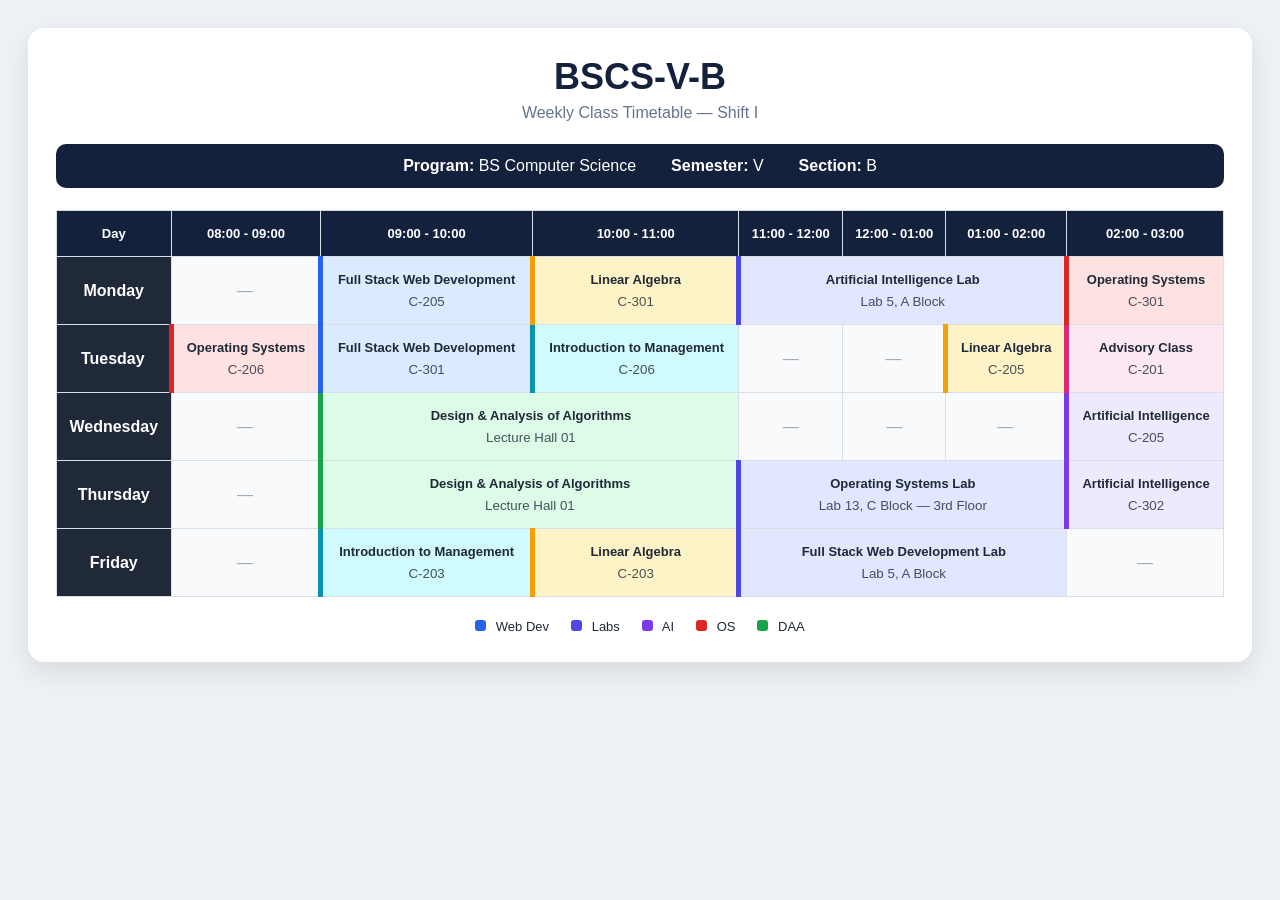
<file: FSWD_Lab_2_Warda_Aslam_Final/FSWD_Lab_2_Warda_Aslam_Final/Task-1-Timetable/index.html>
<!DOCTYPE html>
<html lang="en">
<head>
  <meta charset="UTF-8">
  <meta name="viewport" content="width=device-width, initial-scale=1.0">
  <title>BSCS-V-B Timetable</title>
  <link rel="stylesheet" href="style.css">
</head>
<body>
  <div class="container">
    <header>
      <h1>BSCS-V-B</h1>
      <p>Weekly Class Timetable — Shift I</p>
    </header>

    <div class="info-bar">
      <span><b>Program:</b> BS Computer Science</span>
      <span><b>Semester:</b> V</span>
      <span><b>Section:</b> B</span>
    </div>

    <div class="table-wrap">
      <table>
        <thead>
          <tr>
            <th>Day</th>
            <th>08:00 - 09:00</th>
            <th>09:00 - 10:00</th>
            <th>10:00 - 11:00</th>
            <th>11:00 - 12:00</th>
            <th>12:00 - 01:00</th>
            <th>01:00 - 02:00</th>
            <th>02:00 - 03:00</th>
          </tr>
        </thead>
        <tbody>
          <tr>
            <th class="day">Monday</th>
            <td class="empty">—</td>
            <td class="web"><b>Full Stack Web Development</b><small>C-205</small></td>
            <td class="math"><b>Linear Algebra</b><small>C-301</small></td>
            <td colspan="3" class="lab"><b>Artificial Intelligence Lab</b><small>Lab 5, A Block</small></td>
            <td class="os"><b>Operating Systems</b><small>C-301</small></td>
          </tr>
          <tr>
            <th class="day">Tuesday</th>
            <td class="os"><b>Operating Systems</b><small>C-206</small></td>
            <td class="web"><b>Full Stack Web Development</b><small>C-301</small></td>
            <td class="management"><b>Introduction to Management</b><small>C-206</small></td>
            <td class="empty">—</td>
            <td class="empty">—</td>
            <td class="math"><b>Linear Algebra</b><small>C-205</small></td>
            <td class="advisory"><b>Advisory Class</b><small>C-201</small></td>
          </tr>
          <tr>
            <th class="day">Wednesday</th>
            <td class="empty">—</td>
            <td colspan="2" class="daa"><b>Design & Analysis of Algorithms</b><small>Lecture Hall 01</small></td>
            <td class="empty">—</td>
            <td class="empty">—</td>
            <td class="empty">—</td>
            <td class="ai"><b>Artificial Intelligence</b><small>C-205</small></td>
          </tr>
          <tr>
            <th class="day">Thursday</th>
            <td class="empty">—</td>
            <td colspan="2" class="daa"><b>Design & Analysis of Algorithms</b><small>Lecture Hall 01</small></td>
            <td colspan="3" class="lab"><b>Operating Systems Lab</b><small>Lab 13, C Block — 3rd Floor</small></td>
            <td class="ai"><b>Artificial Intelligence</b><small>C-302</small></td>
          </tr>
          <tr>
            <th class="day">Friday</th>
            <td class="empty">—</td>
            <td class="management"><b>Introduction to Management</b><small>C-203</small></td>
            <td class="math"><b>Linear Algebra</b><small>C-203</small></td>
            <td colspan="3" class="lab"><b>Full Stack Web Development Lab</b><small>Lab 5, A Block</small></td>
            <td class="empty">—</td>
          </tr>
        </tbody>
      </table>
    </div>

    <div class="legend">
      <span><i class="dot web-dot"></i> Web Dev</span>
      <span><i class="dot lab-dot"></i> Labs</span>
      <span><i class="dot ai-dot"></i> AI</span>
      <span><i class="dot os-dot"></i> OS</span>
      <span><i class="dot daa-dot"></i> DAA</span>
    </div>
  </div>
</body>
</html>
</file>
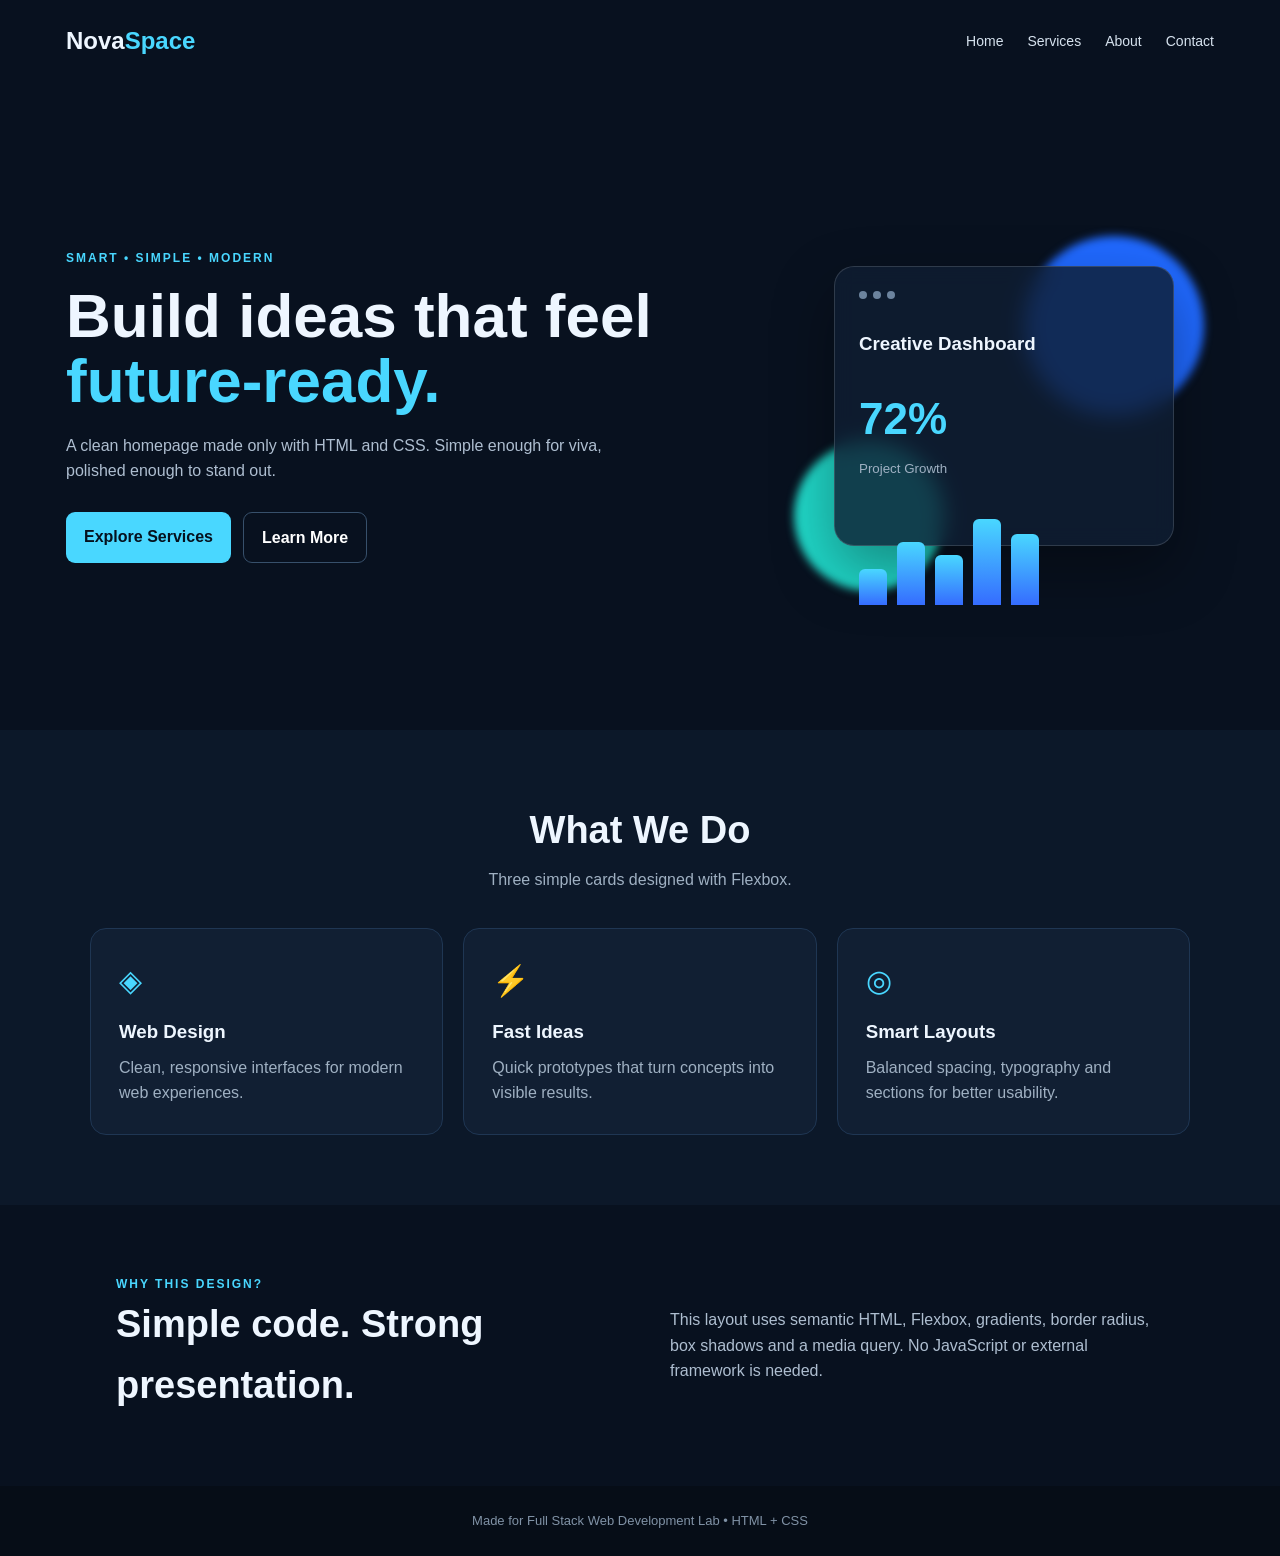
<file: FSWD_Lab_2_Warda_Aslam_Final/FSWD_Lab_2_Warda_Aslam_Final/Task-2-Homepage/index.html>
<!DOCTYPE html>
<html lang="en">
<head>
  <meta charset="UTF-8">
  <meta name="viewport" content="width=device-width, initial-scale=1.0">
  <title>NovaSpace Home</title>
  <link rel="stylesheet" href="style.css">
</head>
<body>
  <nav>
    <div class="logo">Nova<span>Space</span></div>
    <ul>
      <li><a href="#home">Home</a></li>
      <li><a href="#services">Services</a></li>
      <li><a href="#about">About</a></li>
      <li><a href="#contact">Contact</a></li>
    </ul>
  </nav>

  <section class="hero" id="home">
    <div class="hero-text">
      <p class="tag">SMART • SIMPLE • MODERN</p>
      <h1>Build ideas that feel <span>future-ready.</span></h1>
      <p class="intro">A clean homepage made only with HTML and CSS. Simple enough for viva, polished enough to stand out.</p>
      <div class="buttons">
        <a class="btn primary" href="#services">Explore Services</a>
        <a class="btn secondary" href="#about">Learn More</a>
      </div>
    </div>

    <div class="visual">
      <div class="orb orb-one"></div>
      <div class="orb orb-two"></div>
      <div class="glass-card">
        <div class="mini-top"><span></span><span></span><span></span></div>
        <h3>Creative Dashboard</h3>
        <div class="metric"><b>72%</b><small>Project Growth</small></div>
        <div class="bars">
          <i style="height:35%"></i><i style="height:60%"></i><i style="height:48%"></i><i style="height:82%"></i><i style="height:68%"></i>
        </div>
      </div>
    </div>
  </section>

  <section class="services" id="services">
    <h2>What We Do</h2>
    <p class="section-text">Three simple cards designed with Flexbox.</p>
    <div class="cards">
      <article><div class="icon">◈</div><h3>Web Design</h3><p>Clean, responsive interfaces for modern web experiences.</p></article>
      <article><div class="icon">⚡</div><h3>Fast Ideas</h3><p>Quick prototypes that turn concepts into visible results.</p></article>
      <article><div class="icon">◎</div><h3>Smart Layouts</h3><p>Balanced spacing, typography and sections for better usability.</p></article>
    </div>
  </section>

  <section class="about" id="about">
    <div><p class="tag">WHY THIS DESIGN?</p><h2>Simple code. Strong presentation.</h2></div>
    <p>This layout uses semantic HTML, Flexbox, gradients, border radius, box shadows and a media query. No JavaScript or external framework is needed.</p>
  </section>

  <footer id="contact">Made for Full Stack Web Development Lab • HTML + CSS</footer>
</body>
</html>
</file>
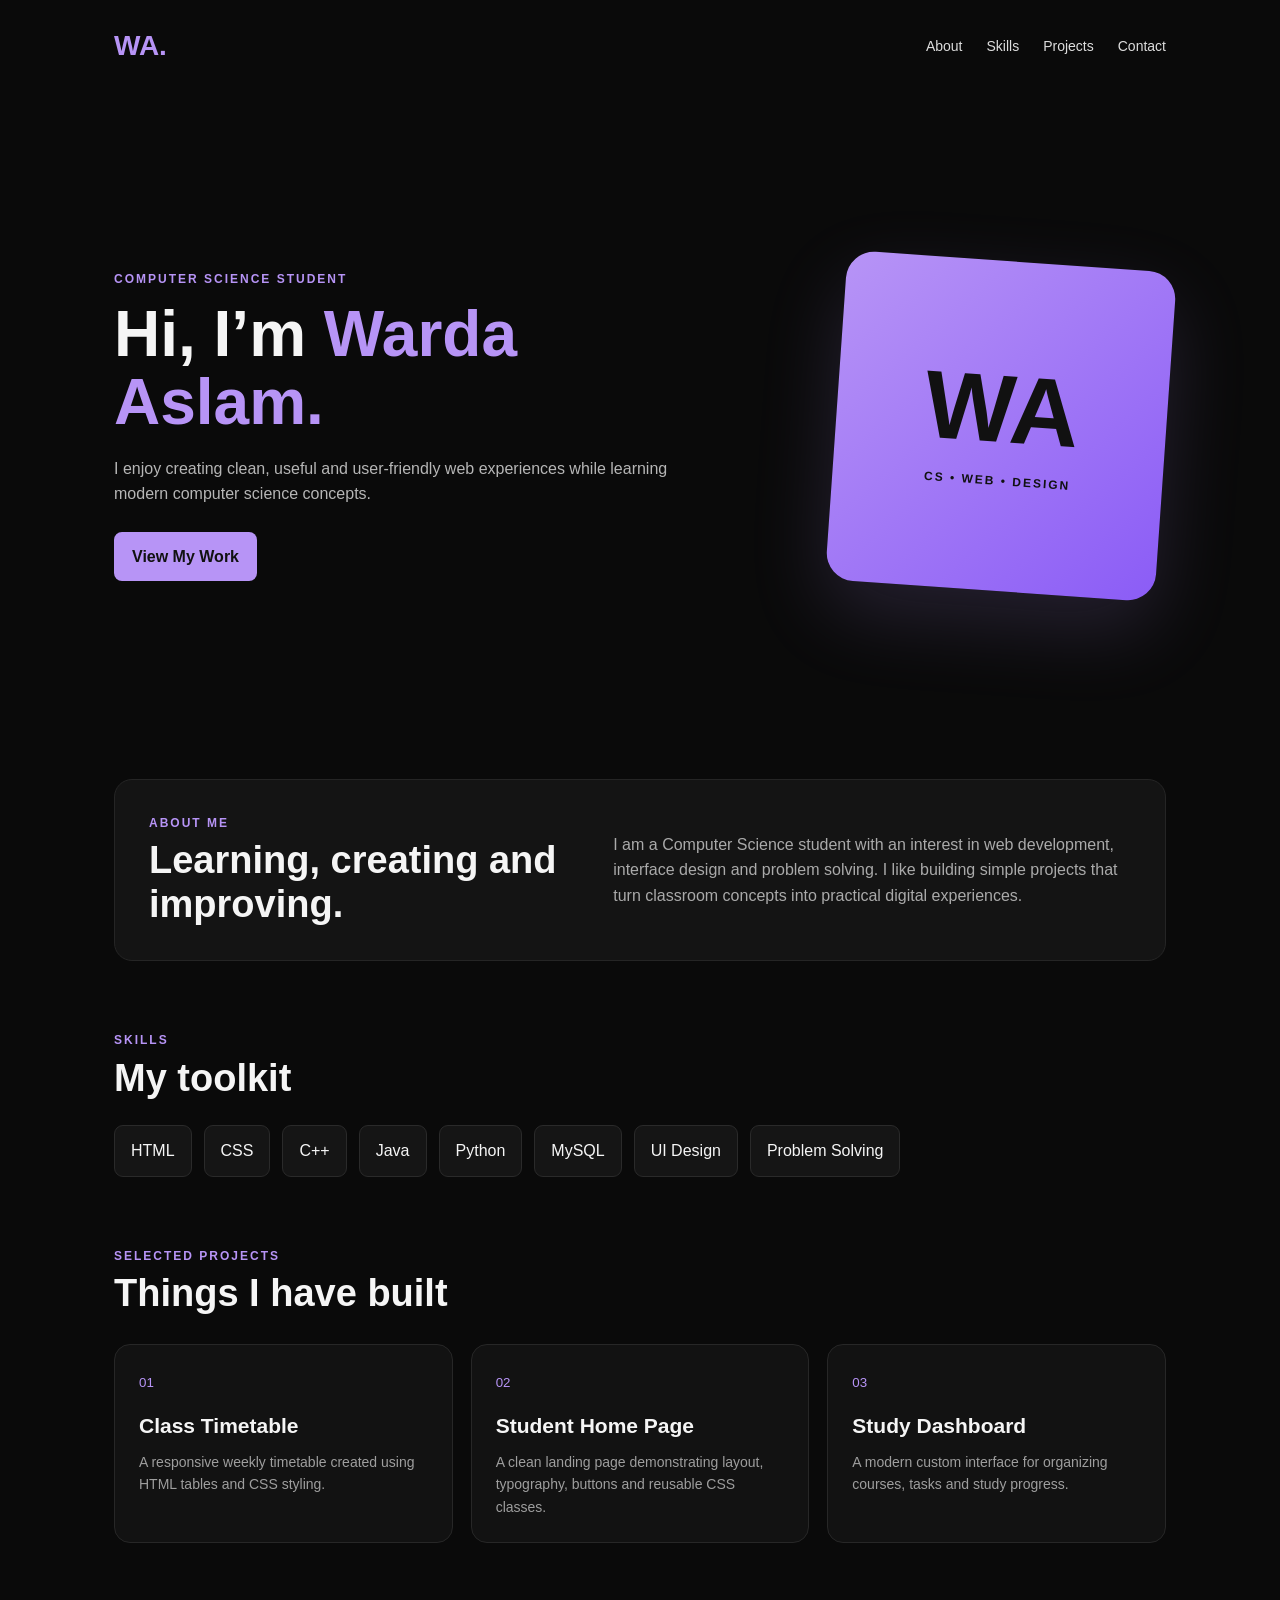
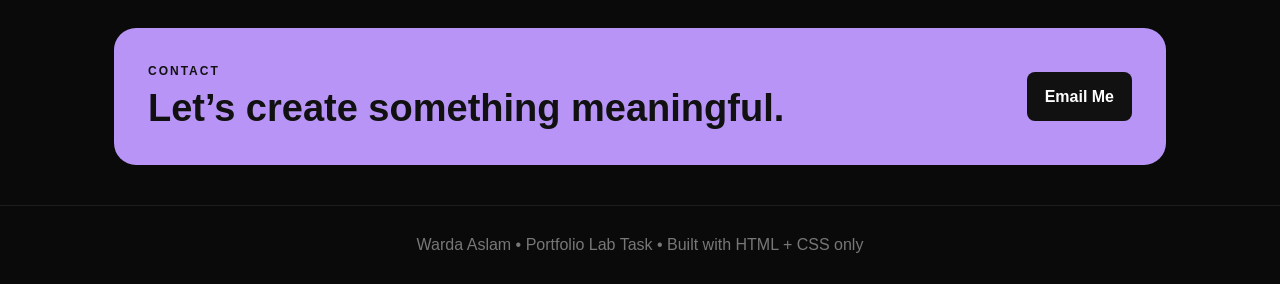
<file: FSWD_Lab_2_Warda_Aslam_Final/FSWD_Lab_2_Warda_Aslam_Final/Task-3-Portfolio/index.html>
<!DOCTYPE html>
<html lang="en">
<head>
  <meta charset="UTF-8">
  <meta name="viewport" content="width=device-width, initial-scale=1.0">
  <title>Warda Aslam | Portfolio</title>
  <link rel="stylesheet" href="style.css">
</head>
<body>
  <header class="topbar">
    <div class="brand">WA.</div>
    <nav>
      <a href="#about">About</a>
      <a href="#skills">Skills</a>
      <a href="#projects">Projects</a>
      <a href="#contact">Contact</a>
    </nav>
  </header>

  <main>
    <section class="hero">
      <div class="hero-copy">
        <p class="eyebrow">COMPUTER SCIENCE STUDENT</p>
        <h1>Hi, I’m <span>Warda Aslam.</span></h1>
        <p>I enjoy creating clean, useful and user-friendly web experiences while learning modern computer science concepts.</p>
        <a class="btn" href="#projects">View My Work</a>
      </div>

      <div class="profile-shape">
        <div class="initials">WA</div>
        <p>CS • WEB • DESIGN</p>
      </div>
    </section>

    <section id="about" class="panel two-col">
      <div>
        <p class="eyebrow">ABOUT ME</p>
        <h2>Learning, creating and improving.</h2>
      </div>
      <p>I am a Computer Science student with an interest in web development, interface design and problem solving. I like building simple projects that turn classroom concepts into practical digital experiences.</p>
    </section>

    <section id="skills" class="section">
      <p class="eyebrow">SKILLS</p>
      <h2>My toolkit</h2>
      <div class="skill-grid">
        <span>HTML</span>
        <span>CSS</span>
        <span>C++</span>
        <span>Java</span>
        <span>Python</span>
        <span>MySQL</span>
        <span>UI Design</span>
        <span>Problem Solving</span>
      </div>
    </section>

    <section id="projects" class="section">
      <p class="eyebrow">SELECTED PROJECTS</p>
      <h2>Things I have built</h2>

      <div class="projects">
        <article>
          <small>01</small>
          <h3>Class Timetable</h3>
          <p>A responsive weekly timetable created using HTML tables and CSS styling.</p>
        </article>

        <article>
          <small>02</small>
          <h3>Student Home Page</h3>
          <p>A clean landing page demonstrating layout, typography, buttons and reusable CSS classes.</p>
        </article>

        <article>
          <small>03</small>
          <h3>Study Dashboard</h3>
          <p>A modern custom interface for organizing courses, tasks and study progress.</p>
        </article>
      </div>
    </section>

    <section id="contact" class="contact">
      <div>
        <p class="eyebrow">CONTACT</p>
        <h2>Let’s create something meaningful.</h2>
      </div>
      <a class="btn outline" href="mailto:warda@example.com">Email Me</a>
    </section>
  </main>

  <footer>Warda Aslam • Portfolio Lab Task • Built with HTML + CSS only</footer>
</body>
</html>
</file>
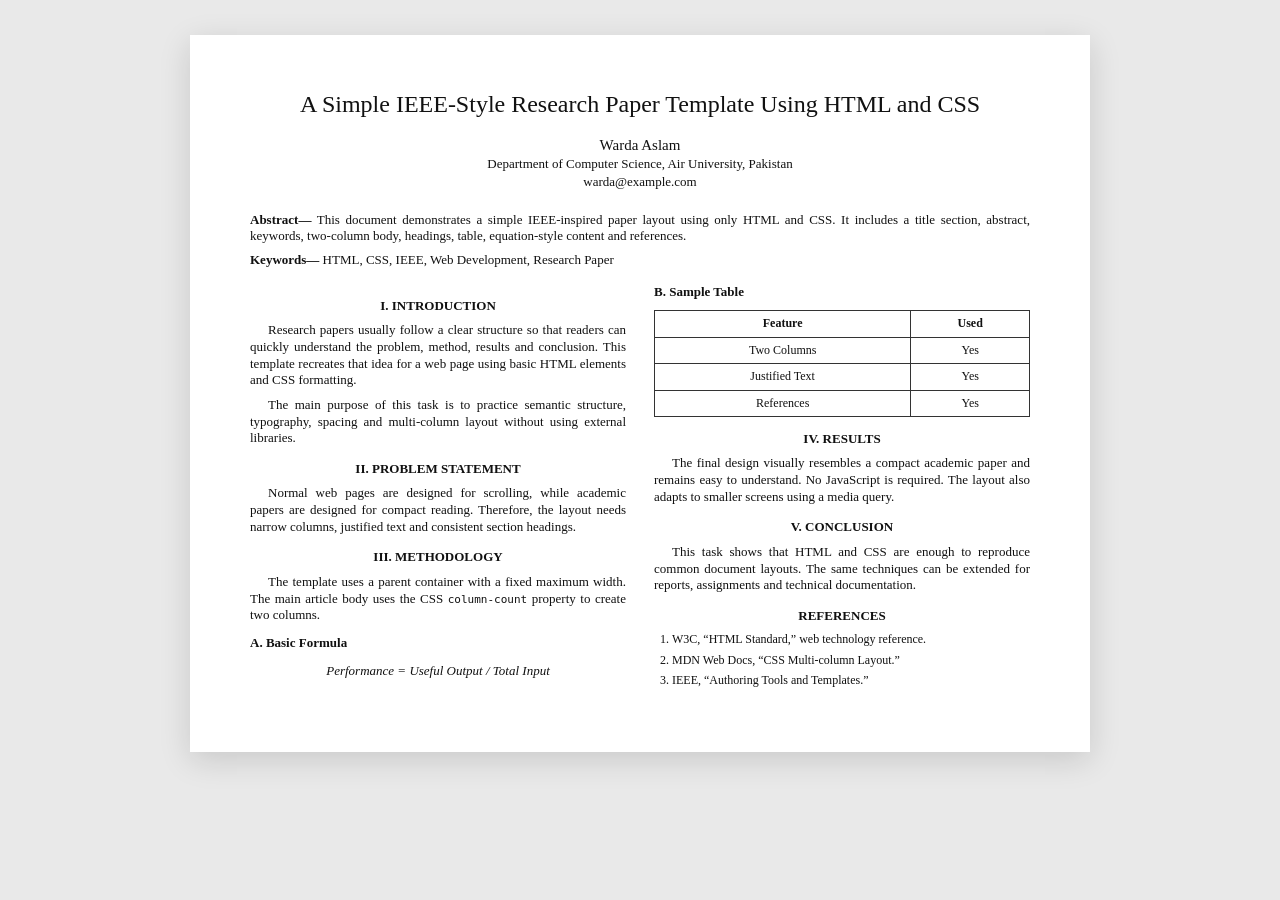
<file: FSWD_Lab_2_Warda_Aslam_Final/FSWD_Lab_2_Warda_Aslam_Final/Task-4-IEEE-Paper/index.html>
<!DOCTYPE html>
<html lang="en">
<head>
  <meta charset="UTF-8">
  <meta name="viewport" content="width=device-width, initial-scale=1.0">
  <title>IEEE Paper Template</title>
  <link rel="stylesheet" href="style.css">
</head>
<body>
  <article class="paper">
    <header>
      <h1>A Simple IEEE-Style Research Paper Template Using HTML and CSS</h1>
      <p class="authors">Warda Aslam</p>
      <p class="affiliation">Department of Computer Science, Air University, Pakistan</p>
      <p class="email">warda@example.com</p>
    </header>

    <section class="abstract">
      <p><b>Abstract—</b> This document demonstrates a simple IEEE-inspired paper layout using only HTML and CSS. It includes a title section, abstract, keywords, two-column body, headings, table, equation-style content and references.</p>
      <p><b>Keywords—</b> HTML, CSS, IEEE, Web Development, Research Paper</p>
    </section>

    <div class="columns">
      <section>
        <h2>I. INTRODUCTION</h2>
        <p>Research papers usually follow a clear structure so that readers can quickly understand the problem, method, results and conclusion. This template recreates that idea for a web page using basic HTML elements and CSS formatting.</p>
        <p>The main purpose of this task is to practice semantic structure, typography, spacing and multi-column layout without using external libraries.</p>

        <h2>II. PROBLEM STATEMENT</h2>
        <p>Normal web pages are designed for scrolling, while academic papers are designed for compact reading. Therefore, the layout needs narrow columns, justified text and consistent section headings.</p>

        <h2>III. METHODOLOGY</h2>
        <p>The template uses a parent container with a fixed maximum width. The main article body uses the CSS <code>column-count</code> property to create two columns.</p>

        <h3>A. Basic Formula</h3>
        <div class="equation">Performance = Useful Output / Total Input</div>

        <h3>B. Sample Table</h3>
        <table>
          <tr><th>Feature</th><th>Used</th></tr>
          <tr><td>Two Columns</td><td>Yes</td></tr>
          <tr><td>Justified Text</td><td>Yes</td></tr>
          <tr><td>References</td><td>Yes</td></tr>
        </table>

        <h2>IV. RESULTS</h2>
        <p>The final design visually resembles a compact academic paper and remains easy to understand. No JavaScript is required. The layout also adapts to smaller screens using a media query.</p>

        <h2>V. CONCLUSION</h2>
        <p>This task shows that HTML and CSS are enough to reproduce common document layouts. The same techniques can be extended for reports, assignments and technical documentation.</p>

        <h2>REFERENCES</h2>
        <ol class="references">
          <li>W3C, “HTML Standard,” web technology reference.</li>
          <li>MDN Web Docs, “CSS Multi-column Layout.”</li>
          <li>IEEE, “Authoring Tools and Templates.”</li>
        </ol>
      </section>
    </div>
  </article>
</body>
</html>
</file>
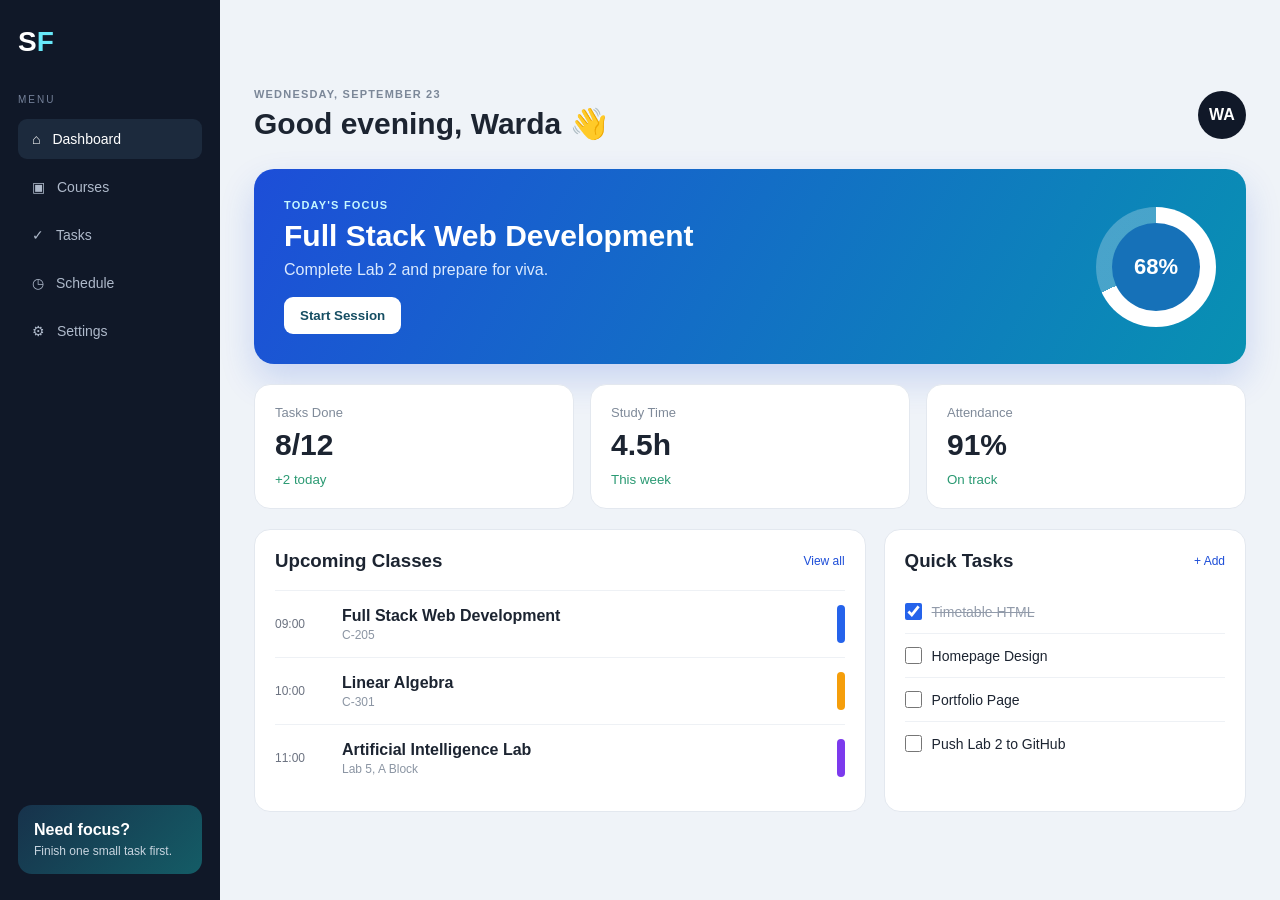
<file: FSWD_Lab_2_Warda_Aslam_Final/FSWD_Lab_2_Warda_Aslam_Final/Task-5-Custom-UI/index.html>
<!DOCTYPE html>
<html lang="en">
<head>
  <meta charset="UTF-8">
  <meta name="viewport" content="width=device-width, initial-scale=1.0">
  <title>StudyFlow Dashboard</title>
  <link rel="stylesheet" href="style.css">
</head>
<body>
  <div class="app">
    <aside>
      <div class="logo">S<span>F</span></div>
      <p class="menu-title">MENU</p>
      <a class="active" href="#">⌂ <span>Dashboard</span></a>
      <a href="#">▣ <span>Courses</span></a>
      <a href="#">✓ <span>Tasks</span></a>
      <a href="#">◷ <span>Schedule</span></a>
      <a href="#">⚙ <span>Settings</span></a>
      <div class="help-card">
        <b>Need focus?</b>
        <p>Finish one small task first.</p>
      </div>
    </aside>

    <main>
      <header>
        <div><p class="sub">WEDNESDAY, SEPTEMBER 23</p><h1>Good evening, Warda 👋</h1></div>
        <div class="avatar">WA</div>
      </header>

      <section class="hero-card">
        <div>
          <p class="sub light">TODAY'S FOCUS</p>
          <h2>Full Stack Web Development</h2>
          <p>Complete Lab 2 and prepare for viva.</p>
          <button>Start Session</button>
        </div>
        <div class="ring"><span>68%</span></div>
      </section>

      <section class="stats">
        <article><p>Tasks Done</p><h3>8/12</h3><small>+2 today</small></article>
        <article><p>Study Time</p><h3>4.5h</h3><small>This week</small></article>
        <article><p>Attendance</p><h3>91%</h3><small>On track</small></article>
      </section>

      <section class="bottom-grid">
        <div class="panel schedule">
          <div class="panel-head"><h3>Upcoming Classes</h3><a href="#">View all</a></div>
          <div class="class-item"><span class="time">09:00</span><div><b>Full Stack Web Development</b><p>C-205</p></div><i class="blue"></i></div>
          <div class="class-item"><span class="time">10:00</span><div><b>Linear Algebra</b><p>C-301</p></div><i class="yellow"></i></div>
          <div class="class-item"><span class="time">11:00</span><div><b>Artificial Intelligence Lab</b><p>Lab 5, A Block</p></div><i class="purple"></i></div>
        </div>

        <div class="panel tasks">
          <div class="panel-head"><h3>Quick Tasks</h3><a href="#">+ Add</a></div>
          <label><input type="checkbox" checked><span>Timetable HTML</span></label>
          <label><input type="checkbox"><span>Homepage Design</span></label>
          <label><input type="checkbox"><span>Portfolio Page</span></label>
          <label><input type="checkbox"><span>Push Lab 2 to GitHub</span></label>
        </div>
      </section>
    </main>
  </div>
</body>
</html>
</file>
<file: FSWD_Lab_2_Warda_Aslam_Final/FSWD_Lab_2_Warda_Aslam_Final/Task-1-Timetable/style.css>
*{box-sizing:border-box;margin:0;padding:0}
body{font-family:Arial,sans-serif;background:#eef2f7;color:#1f2937;padding:28px}
.container{max-width:1450px;margin:auto;background:white;border-radius:16px;padding:28px;box-shadow:0 10px 30px rgba(0,0,0,.10)}
header{text-align:center;margin-bottom:22px}header h1{font-size:36px;color:#14213d}header p{color:#64748b;margin-top:6px}
.info-bar{display:flex;justify-content:center;gap:35px;flex-wrap:wrap;background:#14213d;color:white;padding:13px;border-radius:10px;margin-bottom:22px}
.table-wrap{overflow-x:auto}table{width:100%;border-collapse:collapse;min-width:1100px}th,td{border:1px solid #d9dee7;padding:15px 10px;text-align:center;vertical-align:middle}thead th{background:#14213d;color:white;font-size:13px}.day{background:#1f2937;color:#fff;min-width:105px}
td b{display:block;font-size:13px;margin-bottom:7px}small{display:block;opacity:.8}.empty{background:#f8fafc;color:#a0a8b3}.web{background:#dbeafe;border-left:5px solid #2563eb}.math{background:#fef3c7;border-left:5px solid #f59e0b}.ai{background:#ede9fe;border-left:5px solid #7c3aed}.os{background:#fee2e2;border-left:5px solid #dc2626}.daa{background:#dcfce7;border-left:5px solid #16a34a}.management{background:#cffafe;border-left:5px solid #0891b2}.lab{background:#e0e7ff;border-left:5px solid #4f46e5}.advisory{background:#fce7f3;border-left:5px solid #db2777}
td{transition:.2s}td:hover{transform:scale(1.02);box-shadow:0 4px 12px rgba(0,0,0,.10);position:relative;z-index:2}.legend{display:flex;justify-content:center;gap:22px;flex-wrap:wrap;margin-top:22px;font-size:13px}.dot{display:inline-block;width:11px;height:11px;border-radius:3px;margin-right:6px}.web-dot{background:#2563eb}.lab-dot{background:#4f46e5}.ai-dot{background:#7c3aed}.os-dot{background:#dc2626}.daa-dot{background:#16a34a}
@media(max-width:768px){body{padding:10px}.container{padding:14px}header h1{font-size:28px}}
</file>
<file: FSWD_Lab_2_Warda_Aslam_Final/FSWD_Lab_2_Warda_Aslam_Final/Task-2-Homepage/style.css>
*{box-sizing:border-box;margin:0;padding:0}html{scroll-behavior:smooth}body{font-family:Arial,sans-serif;background:#08111f;color:#eef6ff;line-height:1.6}nav{max-width:1200px;margin:auto;padding:22px 26px;display:flex;align-items:center;justify-content:space-between}.logo{font-size:24px;font-weight:bold}.logo span{color:#49d7ff}nav ul{list-style:none;display:flex;gap:24px}nav a{color:#d6e2ee;text-decoration:none;font-size:14px}nav a:hover{color:#49d7ff}.hero{max-width:1200px;margin:auto;min-height:72vh;padding:70px 26px;display:flex;align-items:center;justify-content:space-between;gap:50px}.hero-text{max-width:600px}.tag{color:#49d7ff;font-weight:bold;letter-spacing:2px;font-size:12px}.hero h1{font-size:62px;line-height:1.05;margin:14px 0 20px}.hero h1 span{color:#49d7ff}.intro{color:#aebed0;max-width:540px}.buttons{display:flex;gap:12px;margin-top:28px}.btn{padding:12px 18px;border-radius:9px;text-decoration:none;font-weight:bold}.primary{background:#49d7ff;color:#05111e}.secondary{border:1px solid #37506b;color:white}.visual{width:420px;height:390px;position:relative}.orb{position:absolute;border-radius:50%;filter:blur(4px)}.orb-one{width:180px;height:180px;background:#2069ff;top:25px;right:10px}.orb-two{width:150px;height:150px;background:#20d7c8;bottom:10px;left:0}.glass-card{position:absolute;inset:55px 40px;background:rgba(15,30,50,.82);border:1px solid rgba(255,255,255,.14);backdrop-filter:blur(10px);border-radius:20px;padding:24px;box-shadow:0 25px 60px rgba(0,0,0,.35)}.mini-top{display:flex;gap:6px;margin-bottom:30px}.mini-top span{width:8px;height:8px;border-radius:50%;background:#6c849e}.metric{margin-top:25px}.metric b{font-size:44px;display:block;color:#49d7ff}.metric small{color:#9fb0c2}.bars{height:105px;margin-top:20px;display:flex;align-items:end;gap:10px}.bars i{width:28px;background:linear-gradient(#49d7ff,#356cff);border-radius:6px 6px 0 0}.services{background:#0c1829;padding:70px 26px;text-align:center}.services h2,.about h2{font-size:38px}.section-text{color:#9fb0c2;margin-top:6px}.cards{max-width:1100px;margin:35px auto 0;display:flex;gap:20px}.cards article{flex:1;text-align:left;background:#111f33;border:1px solid #1f3653;padding:28px;border-radius:16px}.icon{font-size:30px;color:#49d7ff}.cards h3{margin:12px 0 8px}.cards p{color:#9fb0c2}.about{max-width:1100px;margin:auto;padding:70px 26px;display:flex;justify-content:space-between;gap:60px;align-items:center}.about>div,.about>p{flex:1}.about>p{color:#aebed0}footer{text-align:center;padding:25px;background:#060d17;color:#8092a6;font-size:13px}@media(max-width:800px){nav ul{display:none}.hero{flex-direction:column;padding-top:40px}.hero h1{font-size:44px}.visual{width:100%;max-width:420px}.cards,.about{flex-direction:column}.about{align-items:flex-start}}
</file>
<file: FSWD_Lab_2_Warda_Aslam_Final/FSWD_Lab_2_Warda_Aslam_Final/Task-3-Portfolio/style.css>
*{box-sizing:border-box;margin:0;padding:0}html{scroll-behavior:smooth}body{font-family:Arial,sans-serif;background:#0a0a0a;color:#f5f5f5;line-height:1.6}.topbar{max-width:1100px;margin:auto;padding:24px;display:flex;justify-content:space-between;align-items:center}.brand{font-size:28px;font-weight:900;color:#b794f6}.topbar nav{display:flex;gap:24px}.topbar a{color:#ddd;text-decoration:none;font-size:14px}.topbar a:hover{color:#b794f6}main{max-width:1100px;margin:auto;padding:0 24px}.hero{min-height:74vh;display:flex;align-items:center;justify-content:space-between;gap:50px}.hero-copy{max-width:620px}.eyebrow{color:#b794f6;font-size:12px;letter-spacing:2px;font-weight:bold}.hero h1{font-size:64px;line-height:1.05;margin:12px 0 20px}.hero h1 span{color:#b794f6}.hero-copy>p:not(.eyebrow){color:#b6b6b6;max-width:560px}.btn{display:inline-block;margin-top:25px;background:#b794f6;color:#111;padding:12px 18px;border-radius:8px;text-decoration:none;font-weight:bold}.profile-shape{width:330px;height:330px;border-radius:28px;background:linear-gradient(135deg,#b794f6,#8b5cf6);color:#111;display:flex;flex-direction:column;align-items:center;justify-content:center;transform:rotate(4deg);box-shadow:0 30px 80px rgba(183,148,246,.16)}.initials{font-size:96px;font-weight:900;line-height:1}.profile-shape p{font-size:12px;font-weight:bold;letter-spacing:2px;margin-top:15px}.panel{background:#141414;border:1px solid #252525;border-radius:18px;padding:34px;margin:20px 0 65px}.two-col{display:grid;grid-template-columns:1fr 1.25fr;gap:50px;align-items:center}.two-col h2,.section h2,.contact h2{font-size:38px;line-height:1.15;margin-top:6px}.two-col>p{color:#aaa}.section{margin:70px 0}.skill-grid{display:flex;flex-wrap:wrap;gap:12px;margin-top:25px}.skill-grid span{background:#151515;border:1px solid #2a2a2a;padding:12px 16px;border-radius:9px}.projects{display:grid;grid-template-columns:repeat(3,1fr);gap:18px;margin-top:28px}.projects article{background:#121212;border:1px solid #272727;border-radius:16px;padding:24px;transition:.2s}.projects article:hover{transform:translateY(-5px);border-color:#b794f6}.projects small{color:#b794f6}.projects h3{font-size:21px;margin:15px 0 8px}.projects p{color:#9e9e9e;font-size:14px}.contact{margin:85px 0 40px;background:#b794f6;color:#111;border-radius:22px;padding:34px;display:flex;justify-content:space-between;align-items:center}.contact .eyebrow{color:#111}.outline{margin:0;background:#111;color:#fff}footer{text-align:center;padding:26px;color:#777;border-top:1px solid #1e1e1e}@media(max-width:800px){.topbar nav{display:none}.hero{flex-direction:column;padding:60px 0}.hero h1{font-size:45px}.profile-shape{width:280px;height:280px}.two-col{grid-template-columns:1fr}.projects{grid-template-columns:1fr}.contact{flex-direction:column;align-items:flex-start;gap:20px}}
</file>
<file: FSWD_Lab_2_Warda_Aslam_Final/FSWD_Lab_2_Warda_Aslam_Final/Task-4-IEEE-Paper/style.css>
*{box-sizing:border-box}body{margin:0;background:#e9e9e9;font-family:"Times New Roman",serif;color:#111}.paper{width:min(900px,94%);margin:35px auto;background:white;padding:55px 60px;box-shadow:0 8px 30px rgba(0,0,0,.14)}header{text-align:center;margin-bottom:22px}header h1{font-size:24px;font-weight:normal;line-height:1.2;margin:0 auto 18px;max-width:760px}.authors{font-size:15px;margin:0}.affiliation,.email{font-size:13px;margin:2px 0}.abstract{font-size:13px;text-align:justify;margin-bottom:16px}.abstract p{margin:8px 0}.columns{column-count:2;column-gap:28px;font-size:13px;text-align:justify;line-height:1.28}.columns section{display:block}.columns h2{font-size:13px;text-align:center;margin:14px 0 8px;break-after:avoid}.columns h3{font-size:13px;margin:11px 0 5px}.columns p{margin:0 0 8px;text-indent:18px}.equation{text-align:center;margin:12px 0;font-style:italic;break-inside:avoid}table{width:100%;border-collapse:collapse;margin:10px 0 14px;break-inside:avoid}th,td{border:1px solid #333;padding:5px;text-align:center;font-size:12px}code{font-family:monospace;font-size:11px}.references{padding-left:18px;margin-top:5px}.references li{margin-bottom:5px;font-size:12px;text-align:left}@media(max-width:700px){.paper{padding:30px 24px}.columns{column-count:1}header h1{font-size:20px}}
</file>
<file: FSWD_Lab_2_Warda_Aslam_Final/FSWD_Lab_2_Warda_Aslam_Final/Task-5-Custom-UI/style.css>
*{box-sizing:border-box;margin:0;padding:0}body{font-family:Arial,sans-serif;background:#eff3f8;color:#1c2431}.app{min-height:100vh;display:grid;grid-template-columns:220px 1fr}aside{background:#101828;color:white;padding:26px 18px;display:flex;flex-direction:column;gap:8px}.logo{font-size:28px;font-weight:900;margin-bottom:28px}.logo span{color:#67e8f9}.menu-title{font-size:10px;letter-spacing:2px;color:#748199;margin-bottom:6px}aside a{color:#aeb9ca;text-decoration:none;padding:12px 14px;border-radius:9px;display:flex;gap:12px;align-items:center;font-size:14px}aside a:hover,aside a.active{background:#1c2a3d;color:#fff}.help-card{margin-top:auto;background:linear-gradient(135deg,#17324b,#145c66);padding:16px;border-radius:14px}.help-card p{font-size:12px;color:#c7d4df;margin-top:5px}main{padding:34px;max-width:1300px;width:100%;margin:auto}header{display:flex;justify-content:space-between;align-items:center;margin-bottom:28px}.sub{font-size:11px;color:#7b8798;letter-spacing:1.2px;font-weight:bold}.sub.light{color:#c6f8ff}header h1{font-size:30px;margin-top:6px}.avatar{width:48px;height:48px;border-radius:50%;display:grid;place-items:center;background:#101828;color:white;font-weight:bold}.hero-card{background:linear-gradient(120deg,#1d4ed8,#0891b2);color:white;border-radius:20px;padding:30px;display:flex;align-items:center;justify-content:space-between;box-shadow:0 16px 35px rgba(29,78,216,.18)}.hero-card h2{font-size:30px;margin:8px 0}.hero-card p{color:#dbeafe}.hero-card button{margin-top:18px;border:0;background:white;color:#164e63;padding:11px 16px;border-radius:9px;font-weight:bold;cursor:pointer}.ring{width:120px;height:120px;border-radius:50%;background:conic-gradient(#fff 68%,rgba(255,255,255,.25) 0);display:grid;place-items:center;position:relative}.ring:after{content:"";position:absolute;width:88px;height:88px;border-radius:50%;background:#1671b8}.ring span{z-index:1;font-size:22px;font-weight:bold}.stats{display:grid;grid-template-columns:repeat(3,1fr);gap:16px;margin:20px 0}.stats article,.panel{background:white;border:1px solid #e3e8ef;border-radius:16px;padding:20px}.stats p{color:#7f8a99;font-size:13px}.stats h3{font-size:30px;margin:8px 0}.stats small{color:#2b9a73}.bottom-grid{display:grid;grid-template-columns:1.35fr .8fr;gap:18px}.panel-head{display:flex;justify-content:space-between;align-items:center;margin-bottom:18px}.panel-head a{font-size:12px;color:#1d4ed8;text-decoration:none}.class-item{display:grid;grid-template-columns:55px 1fr 8px;align-items:center;gap:12px;padding:14px 0;border-top:1px solid #eef1f5}.class-item:first-of-type{border-top:0}.time{font-size:12px;color:#6b7280}.class-item p{font-size:12px;color:#8b95a3;margin-top:3px}.class-item i{width:8px;height:38px;border-radius:8px}.blue{background:#2563eb}.yellow{background:#f59e0b}.purple{background:#7c3aed}.tasks label{display:flex;align-items:center;gap:10px;padding:13px 0;border-top:1px solid #eef1f5;font-size:14px}.tasks label:first-of-type{border-top:0}.tasks input{width:17px;height:17px;accent-color:#2563eb}.tasks input:checked+span{text-decoration:line-through;color:#929baa}@media(max-width:850px){.app{grid-template-columns:1fr}aside{display:none}main{padding:18px}.stats,.bottom-grid{grid-template-columns:1fr}.hero-card{gap:20px}.ring{width:95px;height:95px}.ring:after{width:68px;height:68px}}@media(max-width:520px){.hero-card{flex-direction:column;align-items:flex-start}header h1{font-size:23px}}
</file>
